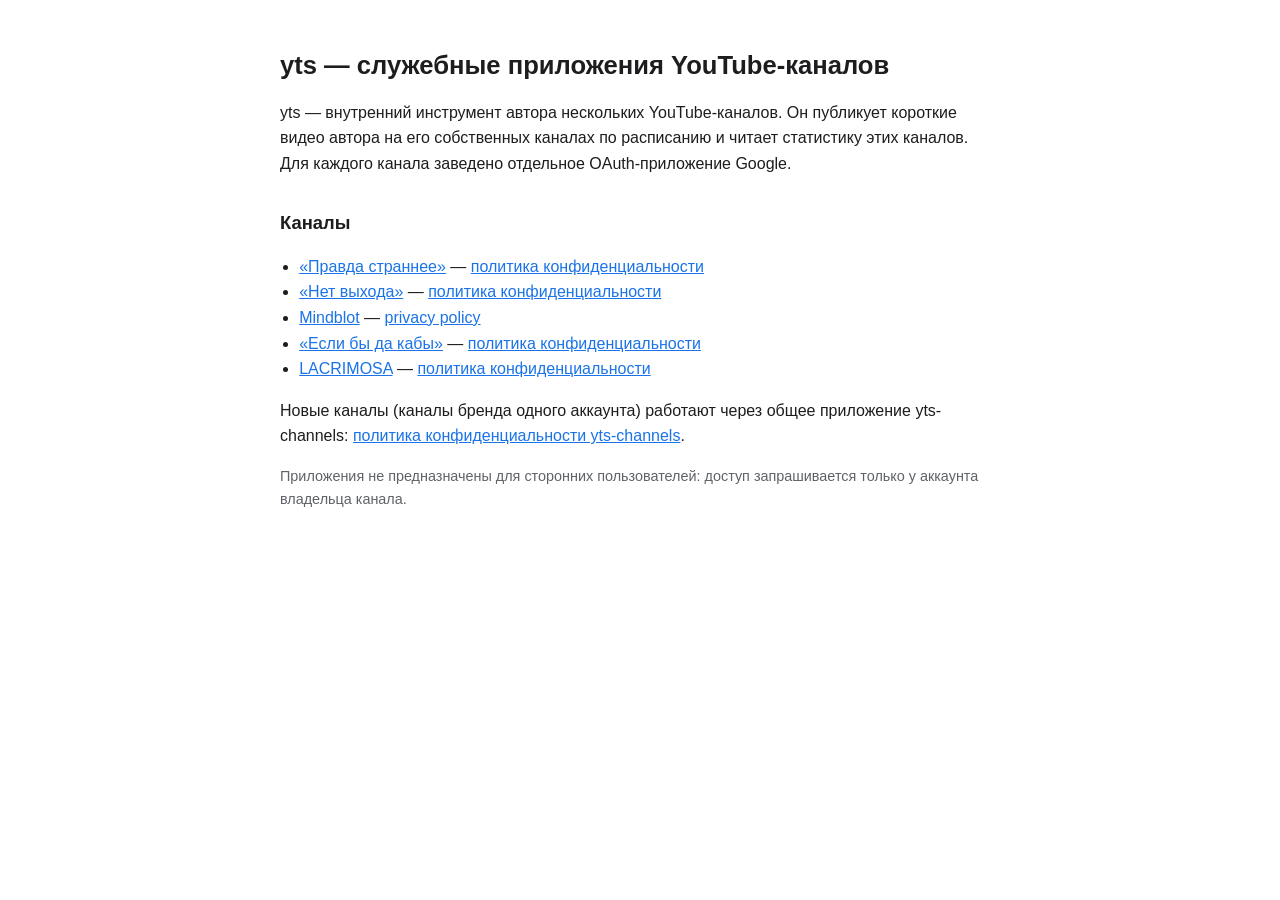
<file: index.html>
<!doctype html>
<html lang="ru">
<head>
<meta charset="utf-8">
<meta name="viewport" content="width=device-width, initial-scale=1">
<title>yts — служебные приложения YouTube-каналов</title>
<link rel="stylesheet" href="style.css">
</head>
<body>
<main>
<h1>yts — служебные приложения YouTube-каналов</h1>
<p>yts — внутренний инструмент автора нескольких YouTube-каналов. Он публикует короткие видео автора на его собственных каналах по расписанию и читает статистику этих каналов. Для каждого канала заведено отдельное OAuth-приложение Google.</p>
<h2>Каналы</h2>
<ul>
<li><a href="pravda/">«Правда страннее»</a> — <a href="pravda/privacy.html">политика конфиденциальности</a></li>
<li><a href="net-vyhoda/">«Нет выхода»</a> — <a href="net-vyhoda/privacy.html">политика конфиденциальности</a></li>
<li><a href="mindblot/">Mindblot</a> — <a href="mindblot/privacy.html">privacy policy</a></li>
<li><a href="esli-by/">«Если бы да кабы»</a> — <a href="esli-by/privacy.html">политика конфиденциальности</a></li>
<li><a href="lacrimosa/">LACRIMOSA</a> — <a href="lacrimosa/privacy.html">политика конфиденциальности</a></li>
</ul>
<p>Новые каналы (каналы бренда одного аккаунта) работают через общее приложение yts-channels: <a href="privacy.html">политика конфиденциальности yts-channels</a>.</p>
<p class="muted">Приложения не предназначены для сторонних пользователей: доступ запрашивается только у аккаунта владельца канала.</p>
</main>
</body>
</html>
</file>
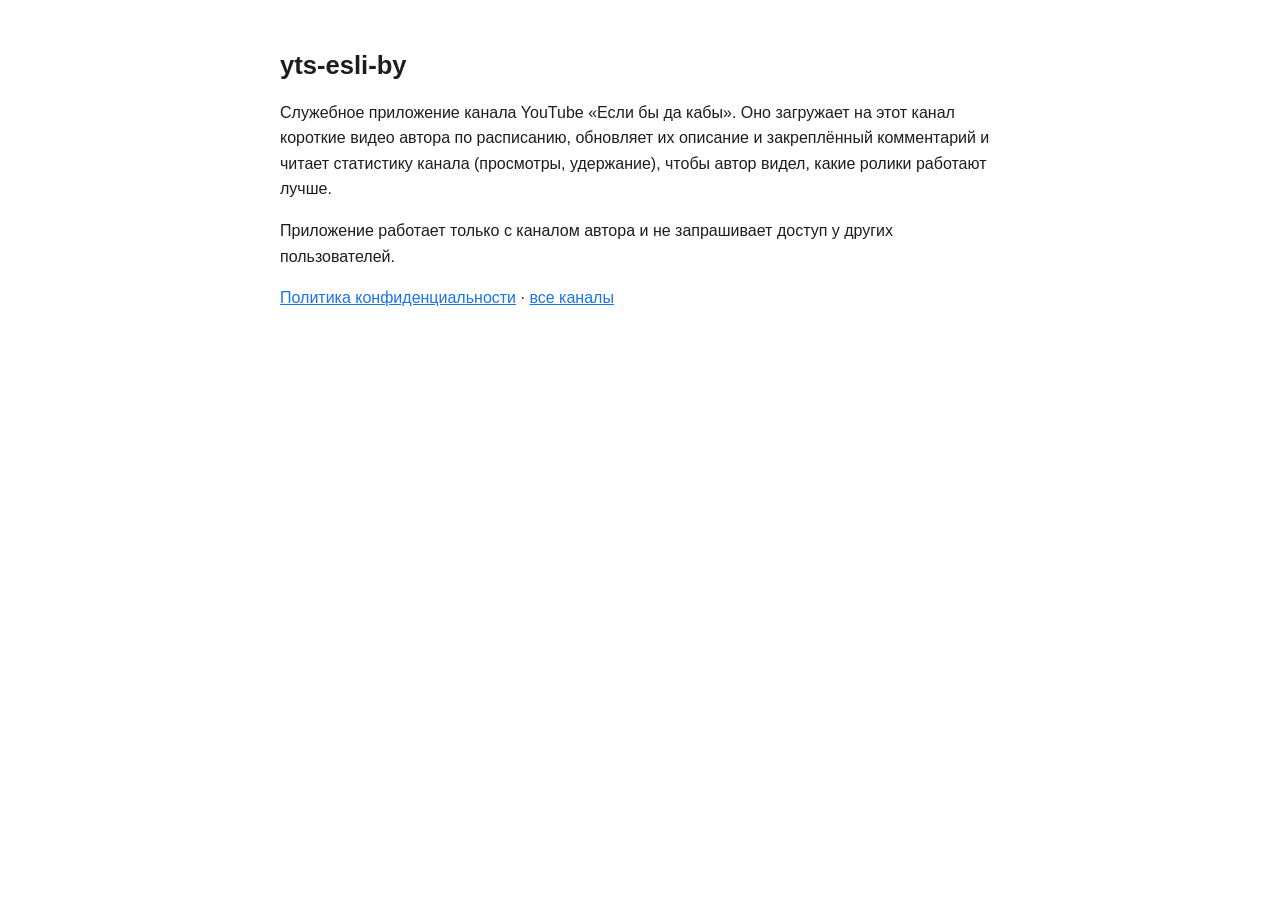
<file: esli-by/index.html>
<!doctype html>
<html lang="ru">
<head>
<meta charset="utf-8">
<meta name="viewport" content="width=device-width, initial-scale=1">
<title>yts-esli-by — публикация на канале «Если бы да кабы»</title>
<link rel="stylesheet" href="../style.css">
</head>
<body>
<main>
<h1>yts-esli-by</h1>
<p>Служебное приложение канала YouTube «Если бы да кабы». Оно загружает на этот канал короткие видео автора по расписанию, обновляет их описание и закреплённый комментарий и читает статистику канала (просмотры, удержание), чтобы автор видел, какие ролики работают лучше.</p>
<p>Приложение работает только с каналом автора и не запрашивает доступ у других пользователей.</p>
<p><a href="privacy.html">Политика конфиденциальности</a> · <a href="../">все каналы</a></p>
</main>
</body>
</html>
</file>
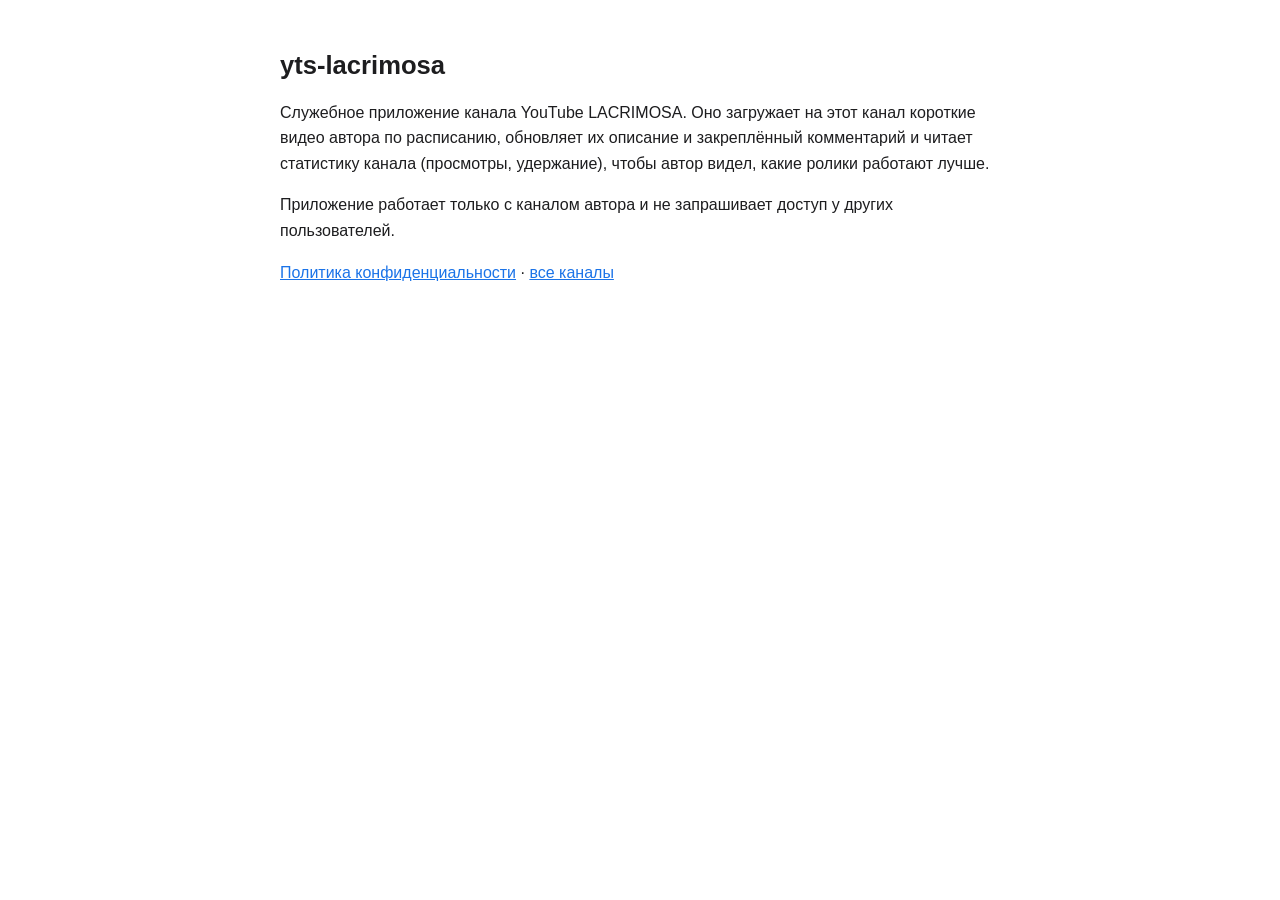
<file: lacrimosa/index.html>
<!doctype html>
<html lang="ru">
<head>
<meta charset="utf-8">
<meta name="viewport" content="width=device-width, initial-scale=1">
<title>yts-lacrimosa — публикация на канале LACRIMOSA</title>
<link rel="stylesheet" href="../style.css">
</head>
<body>
<main>
<h1>yts-lacrimosa</h1>
<p>Служебное приложение канала YouTube LACRIMOSA. Оно загружает на этот канал короткие видео автора по расписанию, обновляет их описание и закреплённый комментарий и читает статистику канала (просмотры, удержание), чтобы автор видел, какие ролики работают лучше.</p>
<p>Приложение работает только с каналом автора и не запрашивает доступ у других пользователей.</p>
<p><a href="privacy.html">Политика конфиденциальности</a> · <a href="../">все каналы</a></p>
</main>
</body>
</html>
</file>
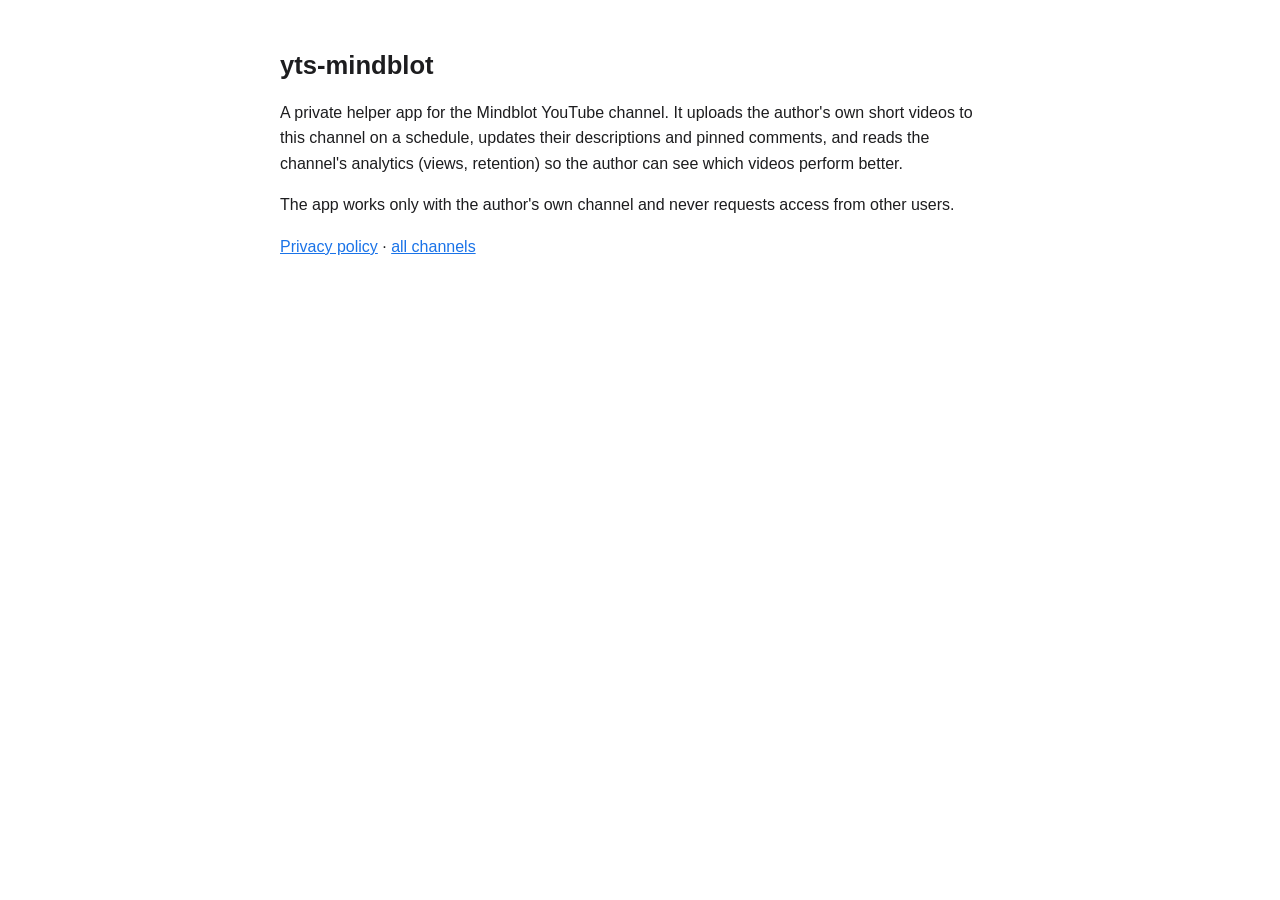
<file: mindblot/index.html>
<!doctype html>
<html lang="en">
<head>
<meta charset="utf-8">
<meta name="viewport" content="width=device-width, initial-scale=1">
<title>yts-mindblot — publishing for the Mindblot channel</title>
<link rel="stylesheet" href="../style.css">
</head>
<body>
<main>
<h1>yts-mindblot</h1>
<p>A private helper app for the Mindblot YouTube channel. It uploads the author's own short videos to this channel on a schedule, updates their descriptions and pinned comments, and reads the channel's analytics (views, retention) so the author can see which videos perform better.</p>
<p>The app works only with the author's own channel and never requests access from other users.</p>
<p><a href="privacy.html">Privacy policy</a> · <a href="../">all channels</a></p>
</main>
</body>
</html>
</file>
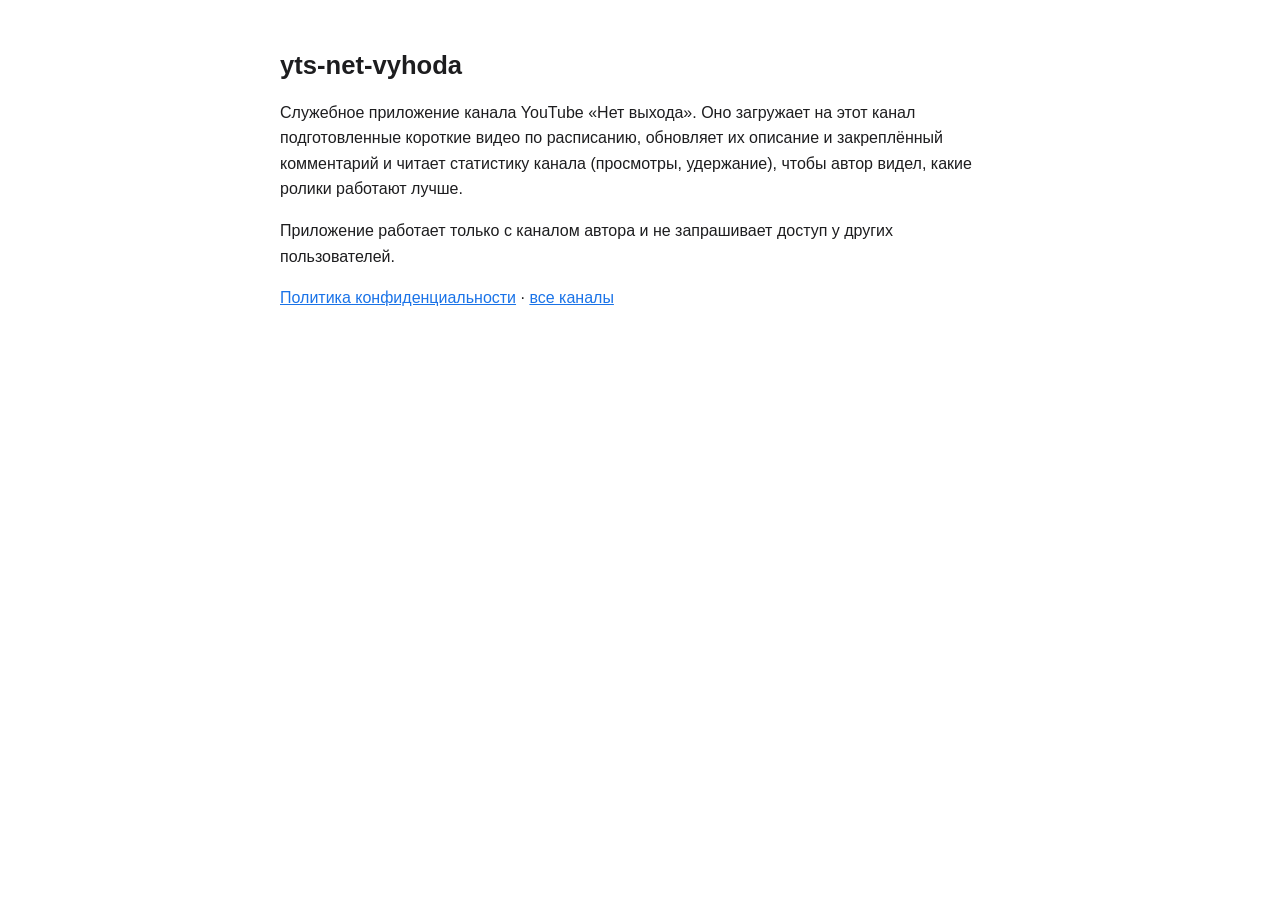
<file: net-vyhoda/index.html>
<!doctype html>
<html lang="ru">
<head>
<meta charset="utf-8">
<meta name="viewport" content="width=device-width, initial-scale=1">
<title>yts-net-vyhoda — публикация на канале «Нет выхода»</title>
<link rel="stylesheet" href="../style.css">
</head>
<body>
<main>
<h1>yts-net-vyhoda</h1>
<p>Служебное приложение канала YouTube «Нет выхода». Оно загружает на этот канал подготовленные короткие видео по расписанию, обновляет их описание и закреплённый комментарий и читает статистику канала (просмотры, удержание), чтобы автор видел, какие ролики работают лучше.</p>
<p>Приложение работает только с каналом автора и не запрашивает доступ у других пользователей.</p>
<p><a href="privacy.html">Политика конфиденциальности</a> · <a href="../">все каналы</a></p>
</main>
</body>
</html>
</file>
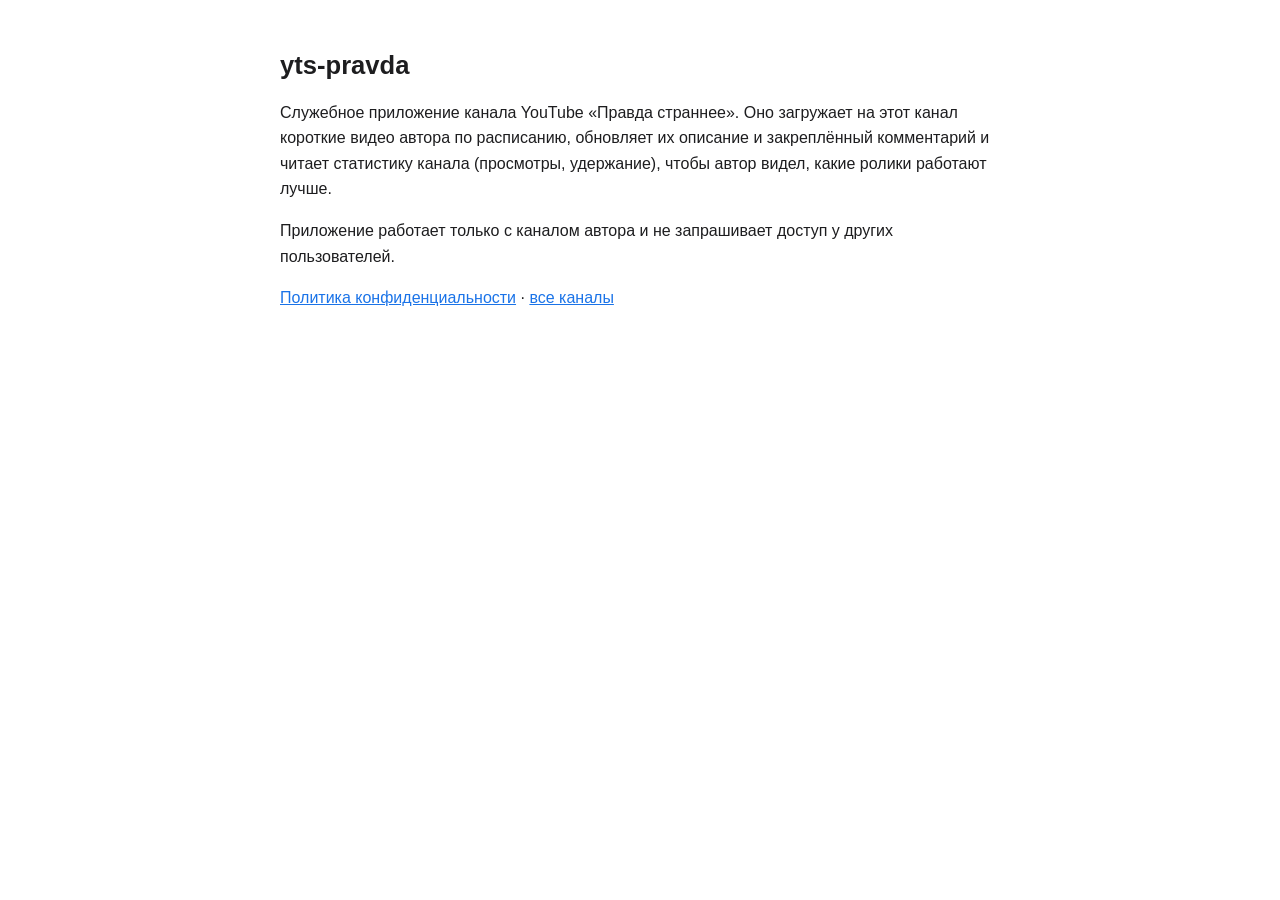
<file: pravda/index.html>
<!doctype html>
<html lang="ru">
<head>
<meta charset="utf-8">
<meta name="viewport" content="width=device-width, initial-scale=1">
<title>yts-pravda — публикация на канале «Правда страннее»</title>
<link rel="stylesheet" href="../style.css">
</head>
<body>
<main>
<h1>yts-pravda</h1>
<p>Служебное приложение канала YouTube «Правда страннее». Оно загружает на этот канал короткие видео автора по расписанию, обновляет их описание и закреплённый комментарий и читает статистику канала (просмотры, удержание), чтобы автор видел, какие ролики работают лучше.</p>
<p>Приложение работает только с каналом автора и не запрашивает доступ у других пользователей.</p>
<p><a href="privacy.html">Политика конфиденциальности</a> · <a href="../">все каналы</a></p>
</main>
</body>
</html>
</file>
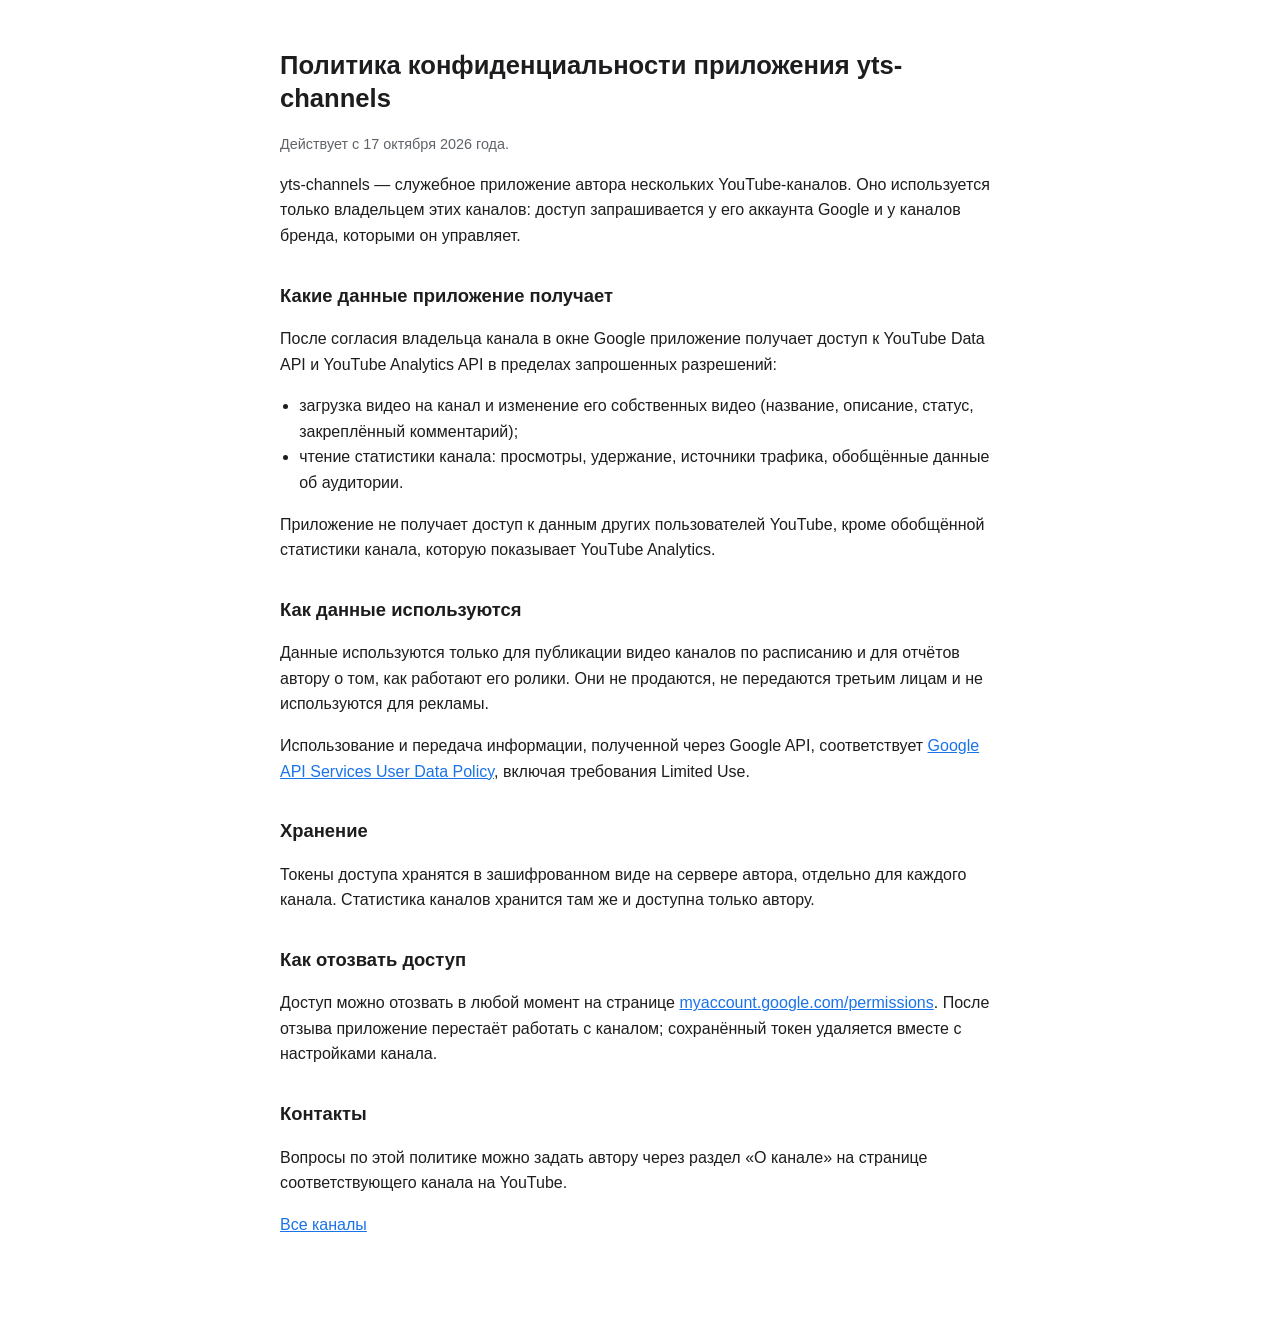
<file: privacy.html>
<!doctype html>
<html lang="ru">
<head>
<meta charset="utf-8">
<meta name="viewport" content="width=device-width, initial-scale=1">
<title>Политика конфиденциальности — yts-channels</title>
<link rel="stylesheet" href="style.css">
</head>
<body>
<main>
<h1>Политика конфиденциальности приложения yts-channels</h1>
<p class="muted">Действует с 17 октября 2026 года.</p>
<p>yts-channels — служебное приложение автора нескольких YouTube-каналов. Оно используется только владельцем этих каналов: доступ запрашивается у его аккаунта Google и у каналов бренда, которыми он управляет.</p>
<h2>Какие данные приложение получает</h2>
<p>После согласия владельца канала в окне Google приложение получает доступ к YouTube Data API и YouTube Analytics API в пределах запрошенных разрешений:</p>
<ul>
<li>загрузка видео на канал и изменение его собственных видео (название, описание, статус, закреплённый комментарий);</li>
<li>чтение статистики канала: просмотры, удержание, источники трафика, обобщённые данные об аудитории.</li>
</ul>
<p>Приложение не получает доступ к данным других пользователей YouTube, кроме обобщённой статистики канала, которую показывает YouTube Analytics.</p>
<h2>Как данные используются</h2>
<p>Данные используются только для публикации видео каналов по расписанию и для отчётов автору о том, как работают его ролики. Они не продаются, не передаются третьим лицам и не используются для рекламы.</p>
<p>Использование и передача информации, полученной через Google API, соответствует <a href="https://developers.google.com/terms/api-services-user-data-policy">Google API Services User Data Policy</a>, включая требования Limited Use.</p>
<h2>Хранение</h2>
<p>Токены доступа хранятся в зашифрованном виде на сервере автора, отдельно для каждого канала. Статистика каналов хранится там же и доступна только автору.</p>
<h2>Как отозвать доступ</h2>
<p>Доступ можно отозвать в любой момент на странице <a href="https://myaccount.google.com/permissions">myaccount.google.com/permissions</a>. После отзыва приложение перестаёт работать с каналом; сохранённый токен удаляется вместе с настройками канала.</p>
<h2>Контакты</h2>
<p>Вопросы по этой политике можно задать автору через раздел «О канале» на странице соответствующего канала на YouTube.</p>
<p><a href="./">Все каналы</a></p>
</main>
</body>
</html>
</file>
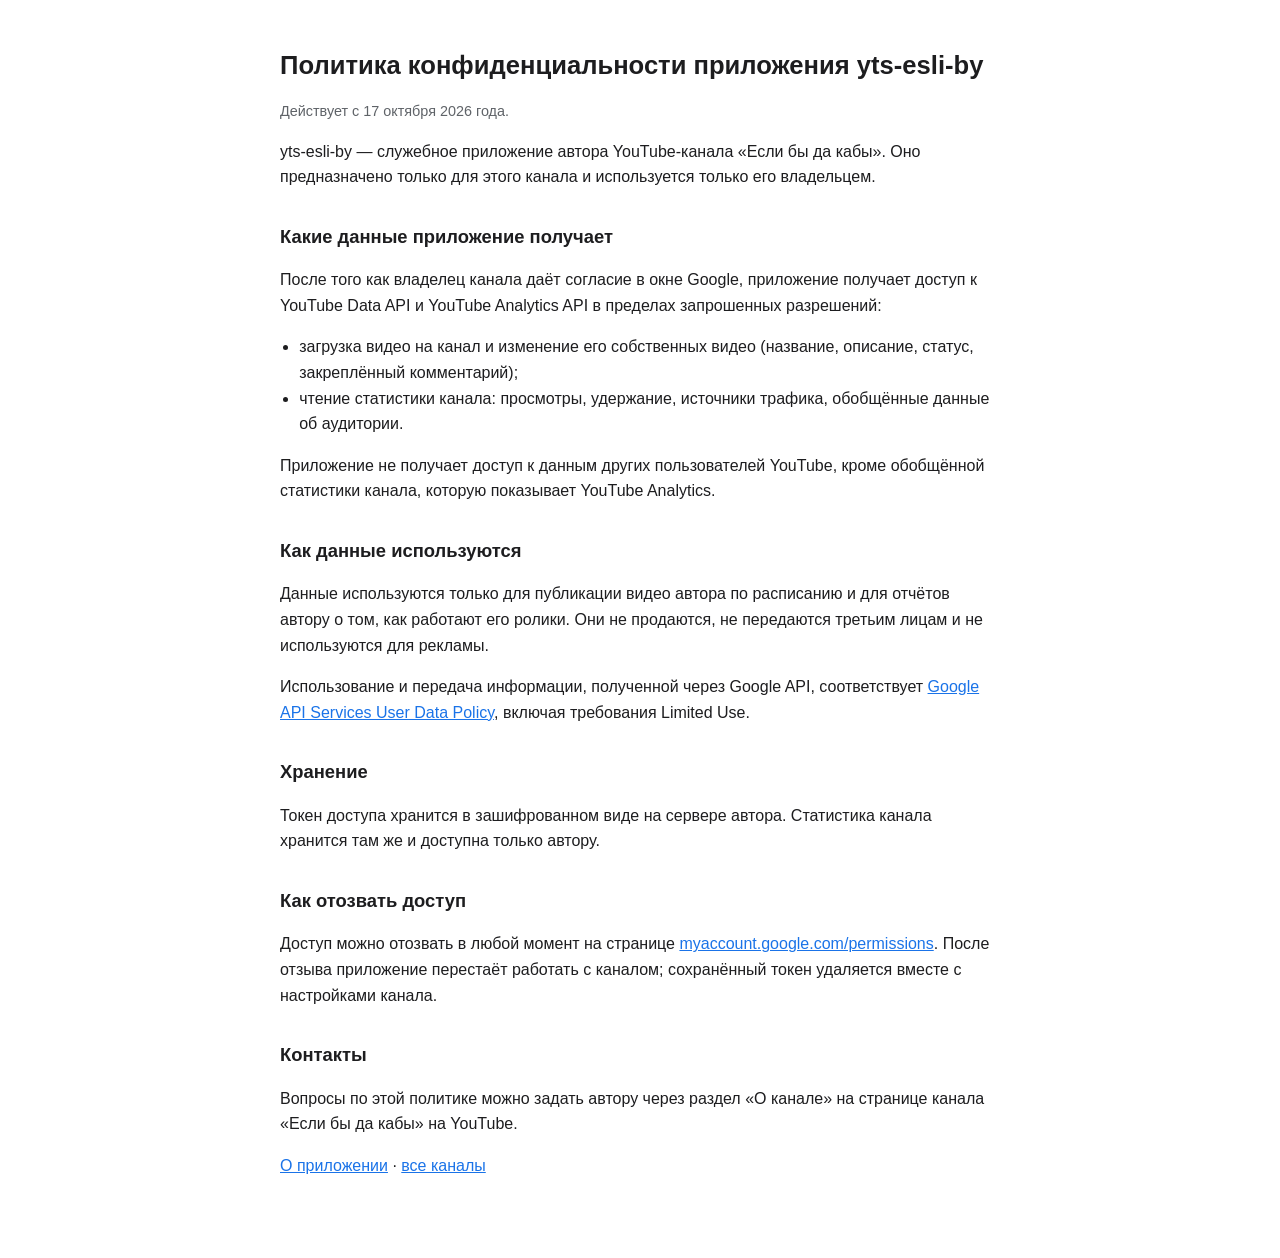
<file: esli-by/privacy.html>
<!doctype html>
<html lang="ru">
<head>
<meta charset="utf-8">
<meta name="viewport" content="width=device-width, initial-scale=1">
<title>Политика конфиденциальности — yts-esli-by</title>
<link rel="stylesheet" href="../style.css">
</head>
<body>
<main>
<h1>Политика конфиденциальности приложения yts-esli-by</h1>
<p class="muted">Действует с 17 октября 2026 года.</p>
<p>yts-esli-by — служебное приложение автора YouTube-канала «Если бы да кабы». Оно предназначено только для этого канала и используется только его владельцем.</p>
<h2>Какие данные приложение получает</h2>
<p>После того как владелец канала даёт согласие в окне Google, приложение получает доступ к YouTube Data API и YouTube Analytics API в пределах запрошенных разрешений:</p>
<ul>
<li>загрузка видео на канал и изменение его собственных видео (название, описание, статус, закреплённый комментарий);</li>
<li>чтение статистики канала: просмотры, удержание, источники трафика, обобщённые данные об аудитории.</li>
</ul>
<p>Приложение не получает доступ к данным других пользователей YouTube, кроме обобщённой статистики канала, которую показывает YouTube Analytics.</p>
<h2>Как данные используются</h2>
<p>Данные используются только для публикации видео автора по расписанию и для отчётов автору о том, как работают его ролики. Они не продаются, не передаются третьим лицам и не используются для рекламы.</p>
<p>Использование и передача информации, полученной через Google API, соответствует <a href="https://developers.google.com/terms/api-services-user-data-policy">Google API Services User Data Policy</a>, включая требования Limited Use.</p>
<h2>Хранение</h2>
<p>Токен доступа хранится в зашифрованном виде на сервере автора. Статистика канала хранится там же и доступна только автору.</p>
<h2>Как отозвать доступ</h2>
<p>Доступ можно отозвать в любой момент на странице <a href="https://myaccount.google.com/permissions">myaccount.google.com/permissions</a>. После отзыва приложение перестаёт работать с каналом; сохранённый токен удаляется вместе с настройками канала.</p>
<h2>Контакты</h2>
<p>Вопросы по этой политике можно задать автору через раздел «О канале» на странице канала «Если бы да кабы» на YouTube.</p>
<p><a href="./">О приложении</a> · <a href="../">все каналы</a></p>
</main>
</body>
</html>
</file>
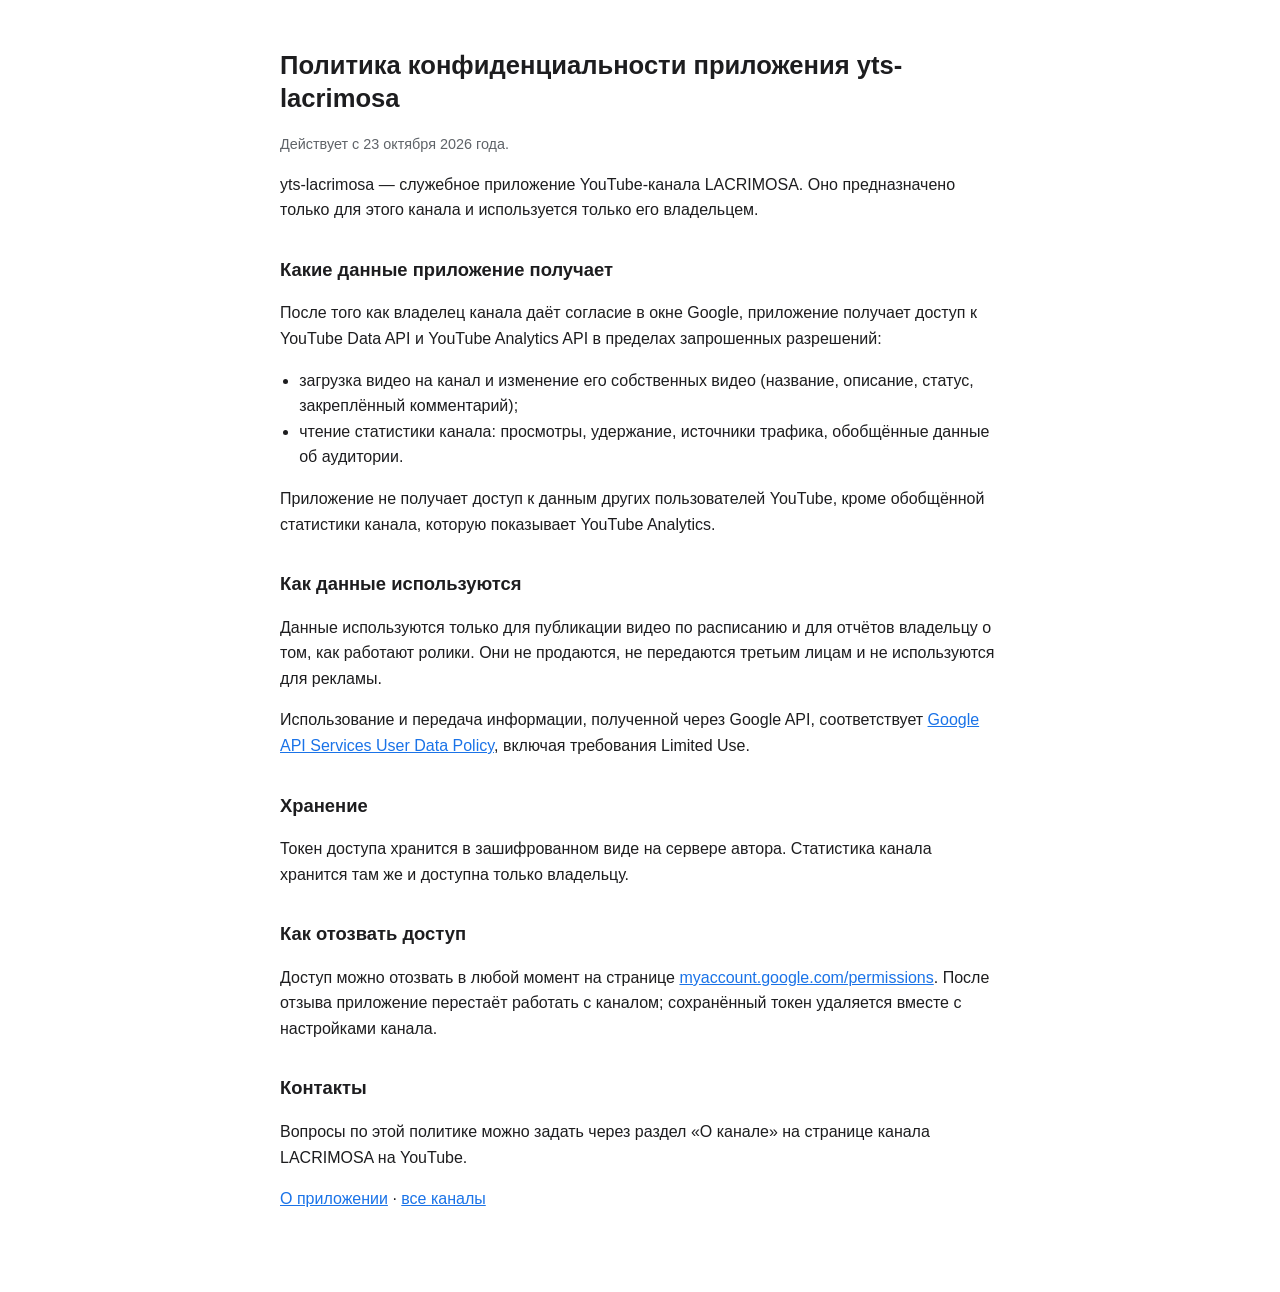
<file: lacrimosa/privacy.html>
<!doctype html>
<html lang="ru">
<head>
<meta charset="utf-8">
<meta name="viewport" content="width=device-width, initial-scale=1">
<title>Политика конфиденциальности — yts-lacrimosa</title>
<link rel="stylesheet" href="../style.css">
</head>
<body>
<main>
<h1>Политика конфиденциальности приложения yts-lacrimosa</h1>
<p class="muted">Действует с 23 октября 2026 года.</p>
<p>yts-lacrimosa — служебное приложение YouTube-канала LACRIMOSA. Оно предназначено только для этого канала и используется только его владельцем.</p>
<h2>Какие данные приложение получает</h2>
<p>После того как владелец канала даёт согласие в окне Google, приложение получает доступ к YouTube Data API и YouTube Analytics API в пределах запрошенных разрешений:</p>
<ul>
<li>загрузка видео на канал и изменение его собственных видео (название, описание, статус, закреплённый комментарий);</li>
<li>чтение статистики канала: просмотры, удержание, источники трафика, обобщённые данные об аудитории.</li>
</ul>
<p>Приложение не получает доступ к данным других пользователей YouTube, кроме обобщённой статистики канала, которую показывает YouTube Analytics.</p>
<h2>Как данные используются</h2>
<p>Данные используются только для публикации видео по расписанию и для отчётов владельцу о том, как работают ролики. Они не продаются, не передаются третьим лицам и не используются для рекламы.</p>
<p>Использование и передача информации, полученной через Google API, соответствует <a href="https://developers.google.com/terms/api-services-user-data-policy">Google API Services User Data Policy</a>, включая требования Limited Use.</p>
<h2>Хранение</h2>
<p>Токен доступа хранится в зашифрованном виде на сервере автора. Статистика канала хранится там же и доступна только владельцу.</p>
<h2>Как отозвать доступ</h2>
<p>Доступ можно отозвать в любой момент на странице <a href="https://myaccount.google.com/permissions">myaccount.google.com/permissions</a>. После отзыва приложение перестаёт работать с каналом; сохранённый токен удаляется вместе с настройками канала.</p>
<h2>Контакты</h2>
<p>Вопросы по этой политике можно задать через раздел «О канале» на странице канала LACRIMOSA на YouTube.</p>
<p><a href="./">О приложении</a> · <a href="../">все каналы</a></p>
</main>
</body>
</html>
</file>
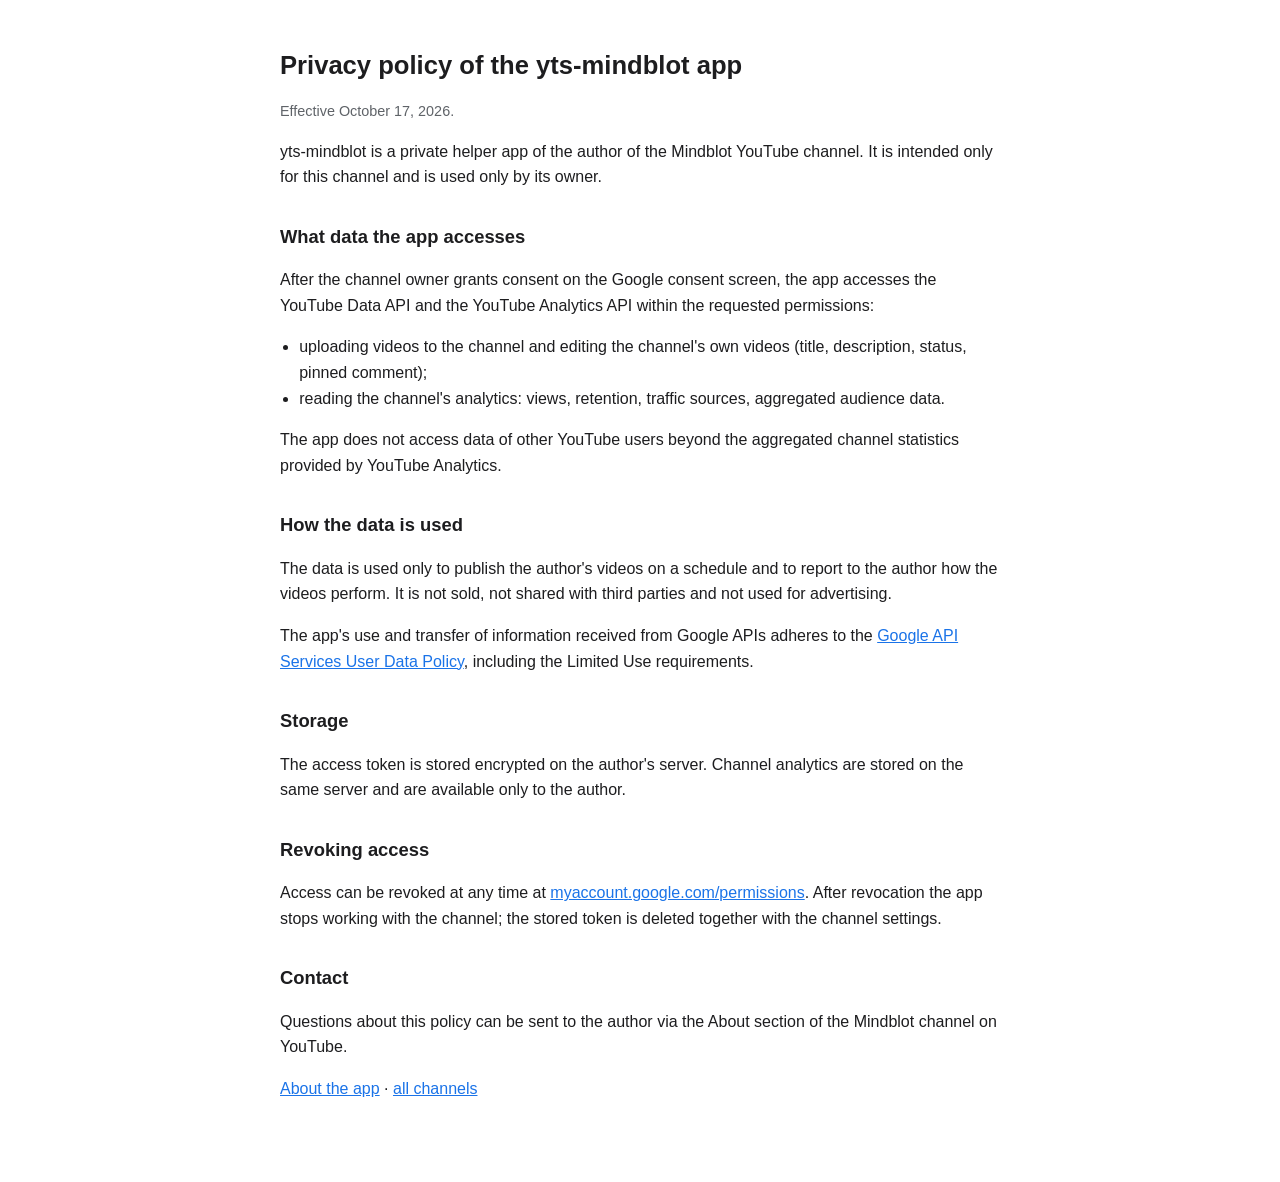
<file: mindblot/privacy.html>
<!doctype html>
<html lang="en">
<head>
<meta charset="utf-8">
<meta name="viewport" content="width=device-width, initial-scale=1">
<title>Privacy policy — yts-mindblot</title>
<link rel="stylesheet" href="../style.css">
</head>
<body>
<main>
<h1>Privacy policy of the yts-mindblot app</h1>
<p class="muted">Effective October 17, 2026.</p>
<p>yts-mindblot is a private helper app of the author of the Mindblot YouTube channel. It is intended only for this channel and is used only by its owner.</p>
<h2>What data the app accesses</h2>
<p>After the channel owner grants consent on the Google consent screen, the app accesses the YouTube Data API and the YouTube Analytics API within the requested permissions:</p>
<ul>
<li>uploading videos to the channel and editing the channel's own videos (title, description, status, pinned comment);</li>
<li>reading the channel's analytics: views, retention, traffic sources, aggregated audience data.</li>
</ul>
<p>The app does not access data of other YouTube users beyond the aggregated channel statistics provided by YouTube Analytics.</p>
<h2>How the data is used</h2>
<p>The data is used only to publish the author's videos on a schedule and to report to the author how the videos perform. It is not sold, not shared with third parties and not used for advertising.</p>
<p>The app's use and transfer of information received from Google APIs adheres to the <a href="https://developers.google.com/terms/api-services-user-data-policy">Google API Services User Data Policy</a>, including the Limited Use requirements.</p>
<h2>Storage</h2>
<p>The access token is stored encrypted on the author's server. Channel analytics are stored on the same server and are available only to the author.</p>
<h2>Revoking access</h2>
<p>Access can be revoked at any time at <a href="https://myaccount.google.com/permissions">myaccount.google.com/permissions</a>. After revocation the app stops working with the channel; the stored token is deleted together with the channel settings.</p>
<h2>Contact</h2>
<p>Questions about this policy can be sent to the author via the About section of the Mindblot channel on YouTube.</p>
<p><a href="./">About the app</a> · <a href="../">all channels</a></p>
</main>
</body>
</html>
</file>
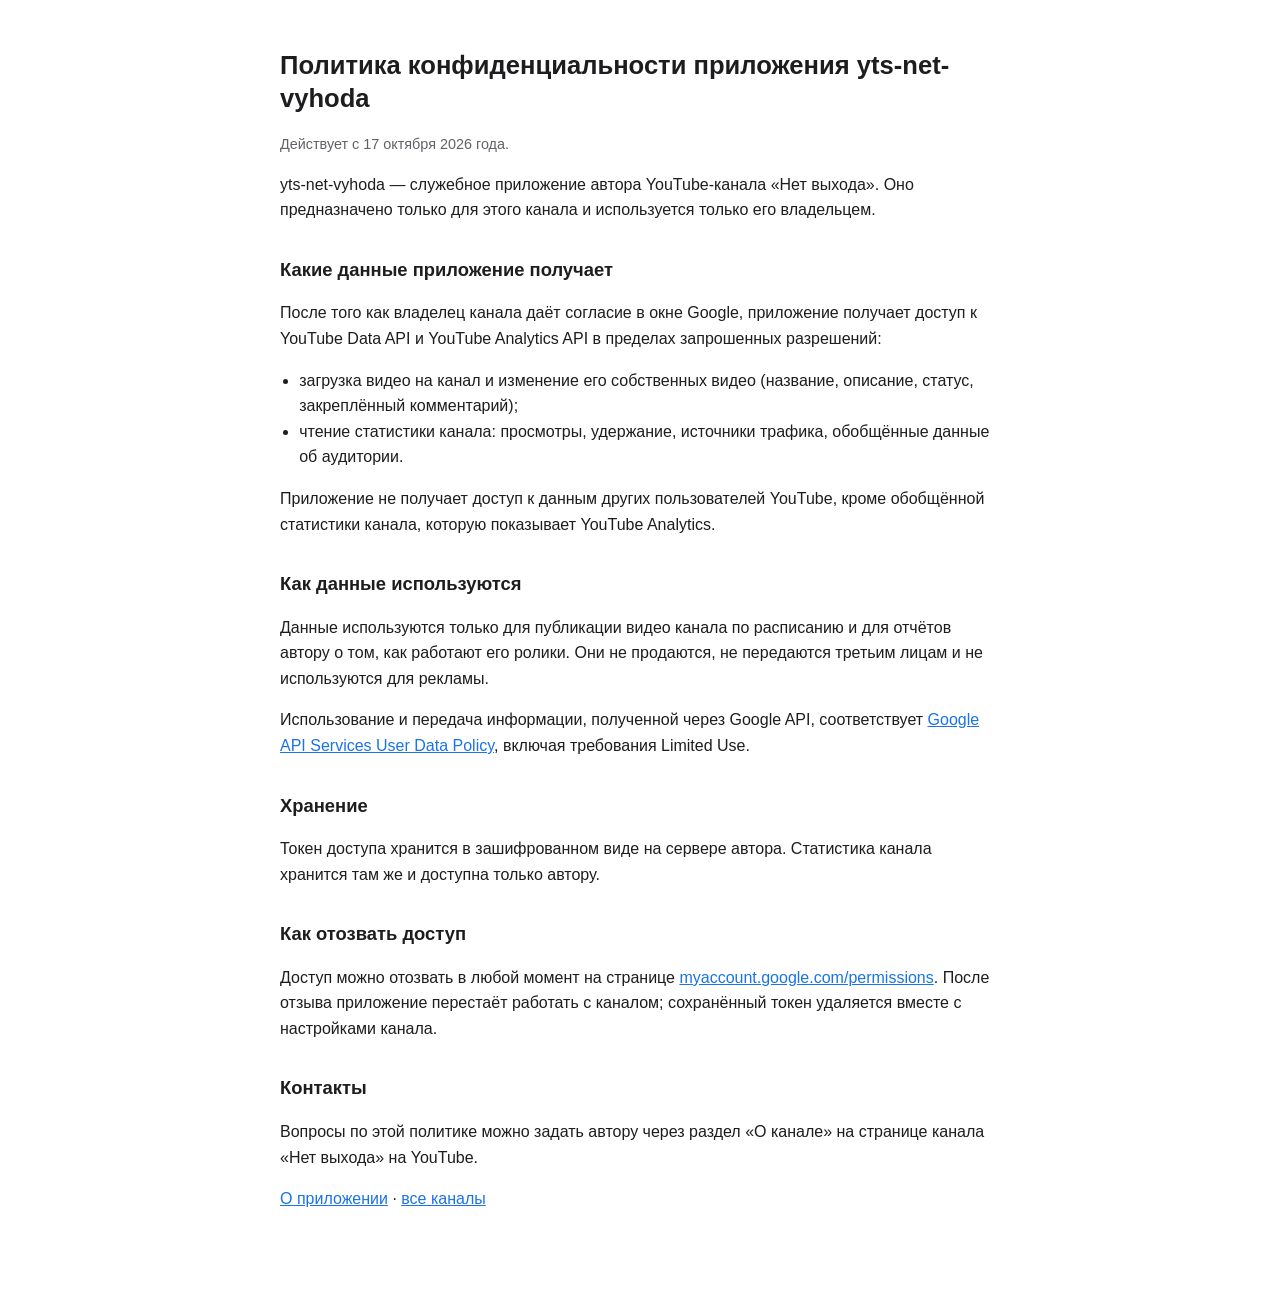
<file: net-vyhoda/privacy.html>
<!doctype html>
<html lang="ru">
<head>
<meta charset="utf-8">
<meta name="viewport" content="width=device-width, initial-scale=1">
<title>Политика конфиденциальности — yts-net-vyhoda</title>
<link rel="stylesheet" href="../style.css">
</head>
<body>
<main>
<h1>Политика конфиденциальности приложения yts-net-vyhoda</h1>
<p class="muted">Действует с 17 октября 2026 года.</p>
<p>yts-net-vyhoda — служебное приложение автора YouTube-канала «Нет выхода». Оно предназначено только для этого канала и используется только его владельцем.</p>
<h2>Какие данные приложение получает</h2>
<p>После того как владелец канала даёт согласие в окне Google, приложение получает доступ к YouTube Data API и YouTube Analytics API в пределах запрошенных разрешений:</p>
<ul>
<li>загрузка видео на канал и изменение его собственных видео (название, описание, статус, закреплённый комментарий);</li>
<li>чтение статистики канала: просмотры, удержание, источники трафика, обобщённые данные об аудитории.</li>
</ul>
<p>Приложение не получает доступ к данным других пользователей YouTube, кроме обобщённой статистики канала, которую показывает YouTube Analytics.</p>
<h2>Как данные используются</h2>
<p>Данные используются только для публикации видео канала по расписанию и для отчётов автору о том, как работают его ролики. Они не продаются, не передаются третьим лицам и не используются для рекламы.</p>
<p>Использование и передача информации, полученной через Google API, соответствует <a href="https://developers.google.com/terms/api-services-user-data-policy">Google API Services User Data Policy</a>, включая требования Limited Use.</p>
<h2>Хранение</h2>
<p>Токен доступа хранится в зашифрованном виде на сервере автора. Статистика канала хранится там же и доступна только автору.</p>
<h2>Как отозвать доступ</h2>
<p>Доступ можно отозвать в любой момент на странице <a href="https://myaccount.google.com/permissions">myaccount.google.com/permissions</a>. После отзыва приложение перестаёт работать с каналом; сохранённый токен удаляется вместе с настройками канала.</p>
<h2>Контакты</h2>
<p>Вопросы по этой политике можно задать автору через раздел «О канале» на странице канала «Нет выхода» на YouTube.</p>
<p><a href="./">О приложении</a> · <a href="../">все каналы</a></p>
</main>
</body>
</html>
</file>
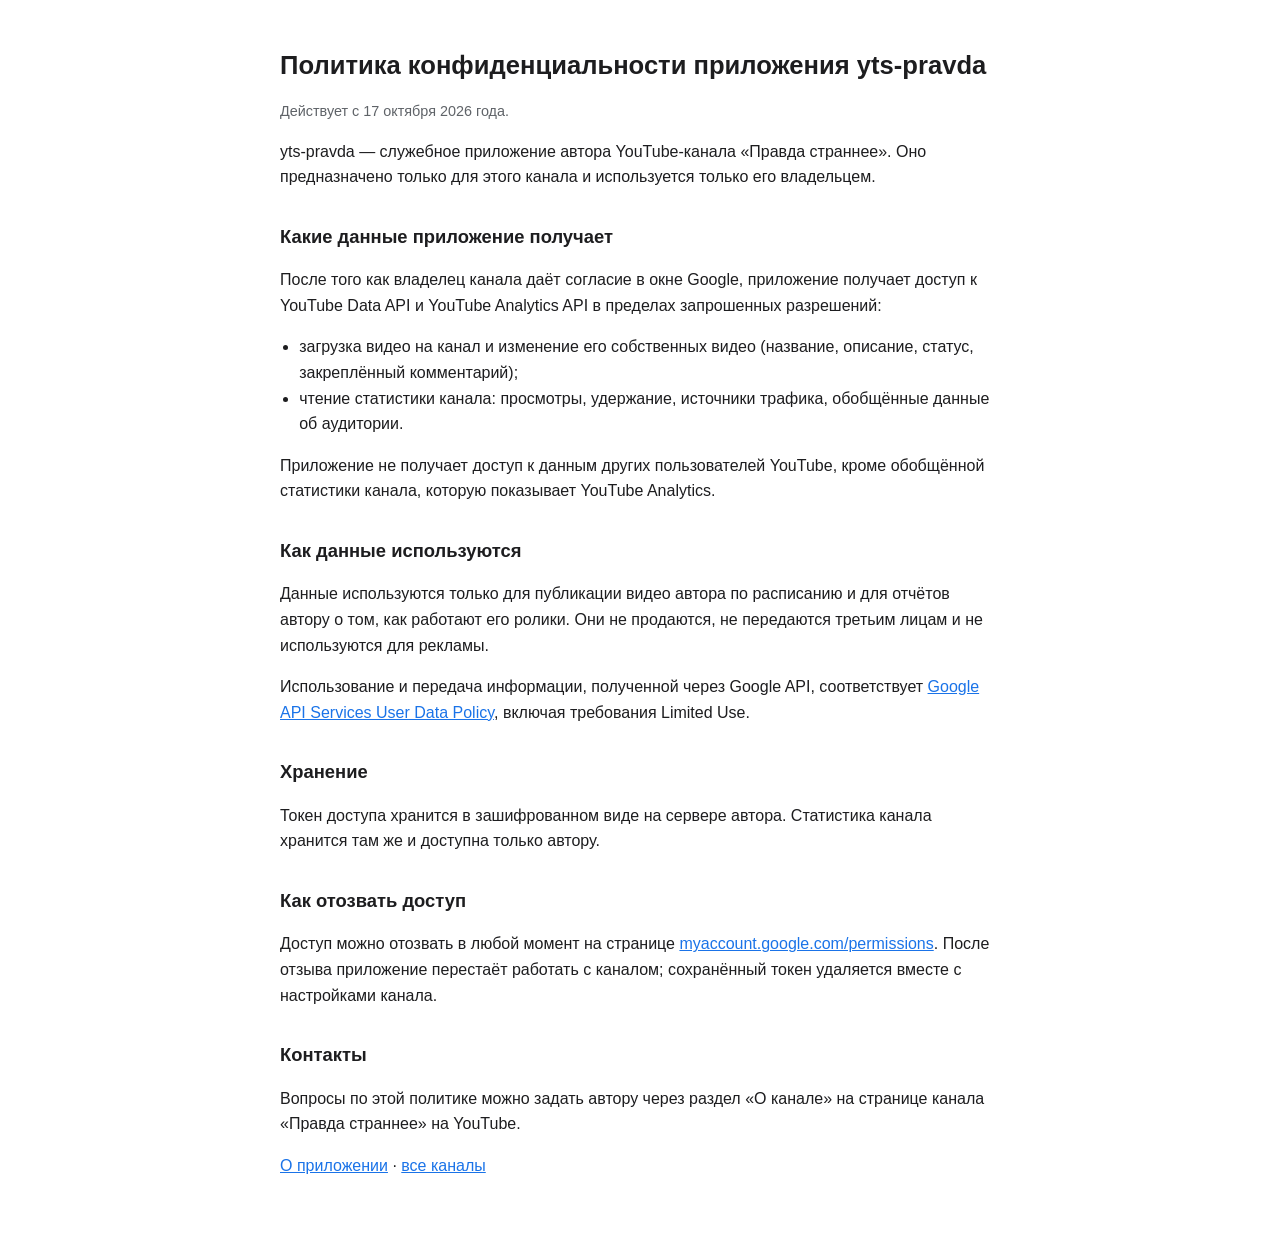
<file: pravda/privacy.html>
<!doctype html>
<html lang="ru">
<head>
<meta charset="utf-8">
<meta name="viewport" content="width=device-width, initial-scale=1">
<title>Политика конфиденциальности — yts-pravda</title>
<link rel="stylesheet" href="../style.css">
</head>
<body>
<main>
<h1>Политика конфиденциальности приложения yts-pravda</h1>
<p class="muted">Действует с 17 октября 2026 года.</p>
<p>yts-pravda — служебное приложение автора YouTube-канала «Правда страннее». Оно предназначено только для этого канала и используется только его владельцем.</p>
<h2>Какие данные приложение получает</h2>
<p>После того как владелец канала даёт согласие в окне Google, приложение получает доступ к YouTube Data API и YouTube Analytics API в пределах запрошенных разрешений:</p>
<ul>
<li>загрузка видео на канал и изменение его собственных видео (название, описание, статус, закреплённый комментарий);</li>
<li>чтение статистики канала: просмотры, удержание, источники трафика, обобщённые данные об аудитории.</li>
</ul>
<p>Приложение не получает доступ к данным других пользователей YouTube, кроме обобщённой статистики канала, которую показывает YouTube Analytics.</p>
<h2>Как данные используются</h2>
<p>Данные используются только для публикации видео автора по расписанию и для отчётов автору о том, как работают его ролики. Они не продаются, не передаются третьим лицам и не используются для рекламы.</p>
<p>Использование и передача информации, полученной через Google API, соответствует <a href="https://developers.google.com/terms/api-services-user-data-policy">Google API Services User Data Policy</a>, включая требования Limited Use.</p>
<h2>Хранение</h2>
<p>Токен доступа хранится в зашифрованном виде на сервере автора. Статистика канала хранится там же и доступна только автору.</p>
<h2>Как отозвать доступ</h2>
<p>Доступ можно отозвать в любой момент на странице <a href="https://myaccount.google.com/permissions">myaccount.google.com/permissions</a>. После отзыва приложение перестаёт работать с каналом; сохранённый токен удаляется вместе с настройками канала.</p>
<h2>Контакты</h2>
<p>Вопросы по этой политике можно задать автору через раздел «О канале» на странице канала «Правда страннее» на YouTube.</p>
<p><a href="./">О приложении</a> · <a href="../">все каналы</a></p>
</main>
</body>
</html>
</file>
<file: style.css>
:root { color-scheme: light dark; --fg: #1d1d1f; --bg: #ffffff; --muted: #5f6368; --link: #1a73e8; }
@media (prefers-color-scheme: dark) { :root { --fg: #e8eaed; --bg: #202124; --muted: #9aa0a6; --link: #8ab4f8; } }
body { margin: 0; background: var(--bg); color: var(--fg); font: 16px/1.6 -apple-system, "Segoe UI", Roboto, Arial, sans-serif; }
main { max-width: 720px; margin: 0 auto; padding: 32px 16px 64px; }
h1 { font-size: 1.6rem; line-height: 1.3; }
h2 { font-size: 1.15rem; margin-top: 2rem; }
a { color: var(--link); }
.muted { color: var(--muted); font-size: 0.9rem; }
ul { padding-left: 1.2rem; }
</file>
